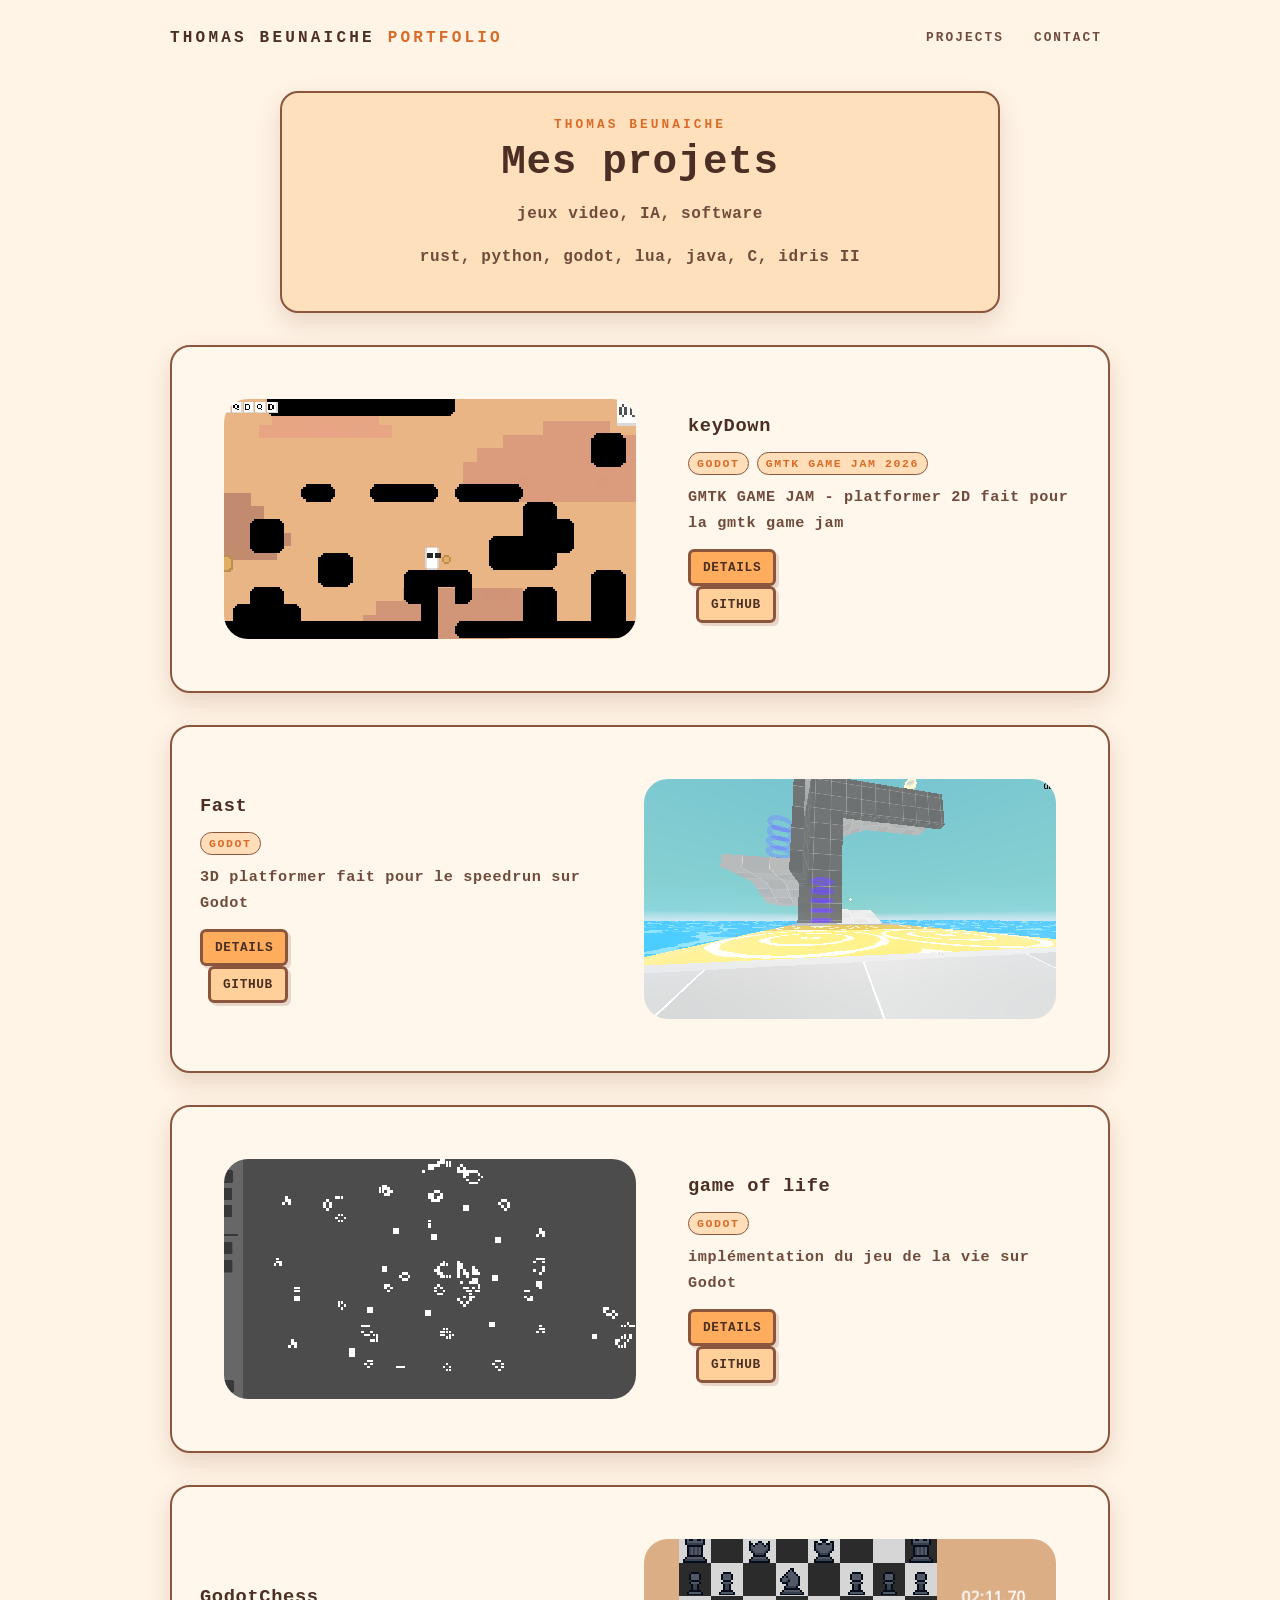
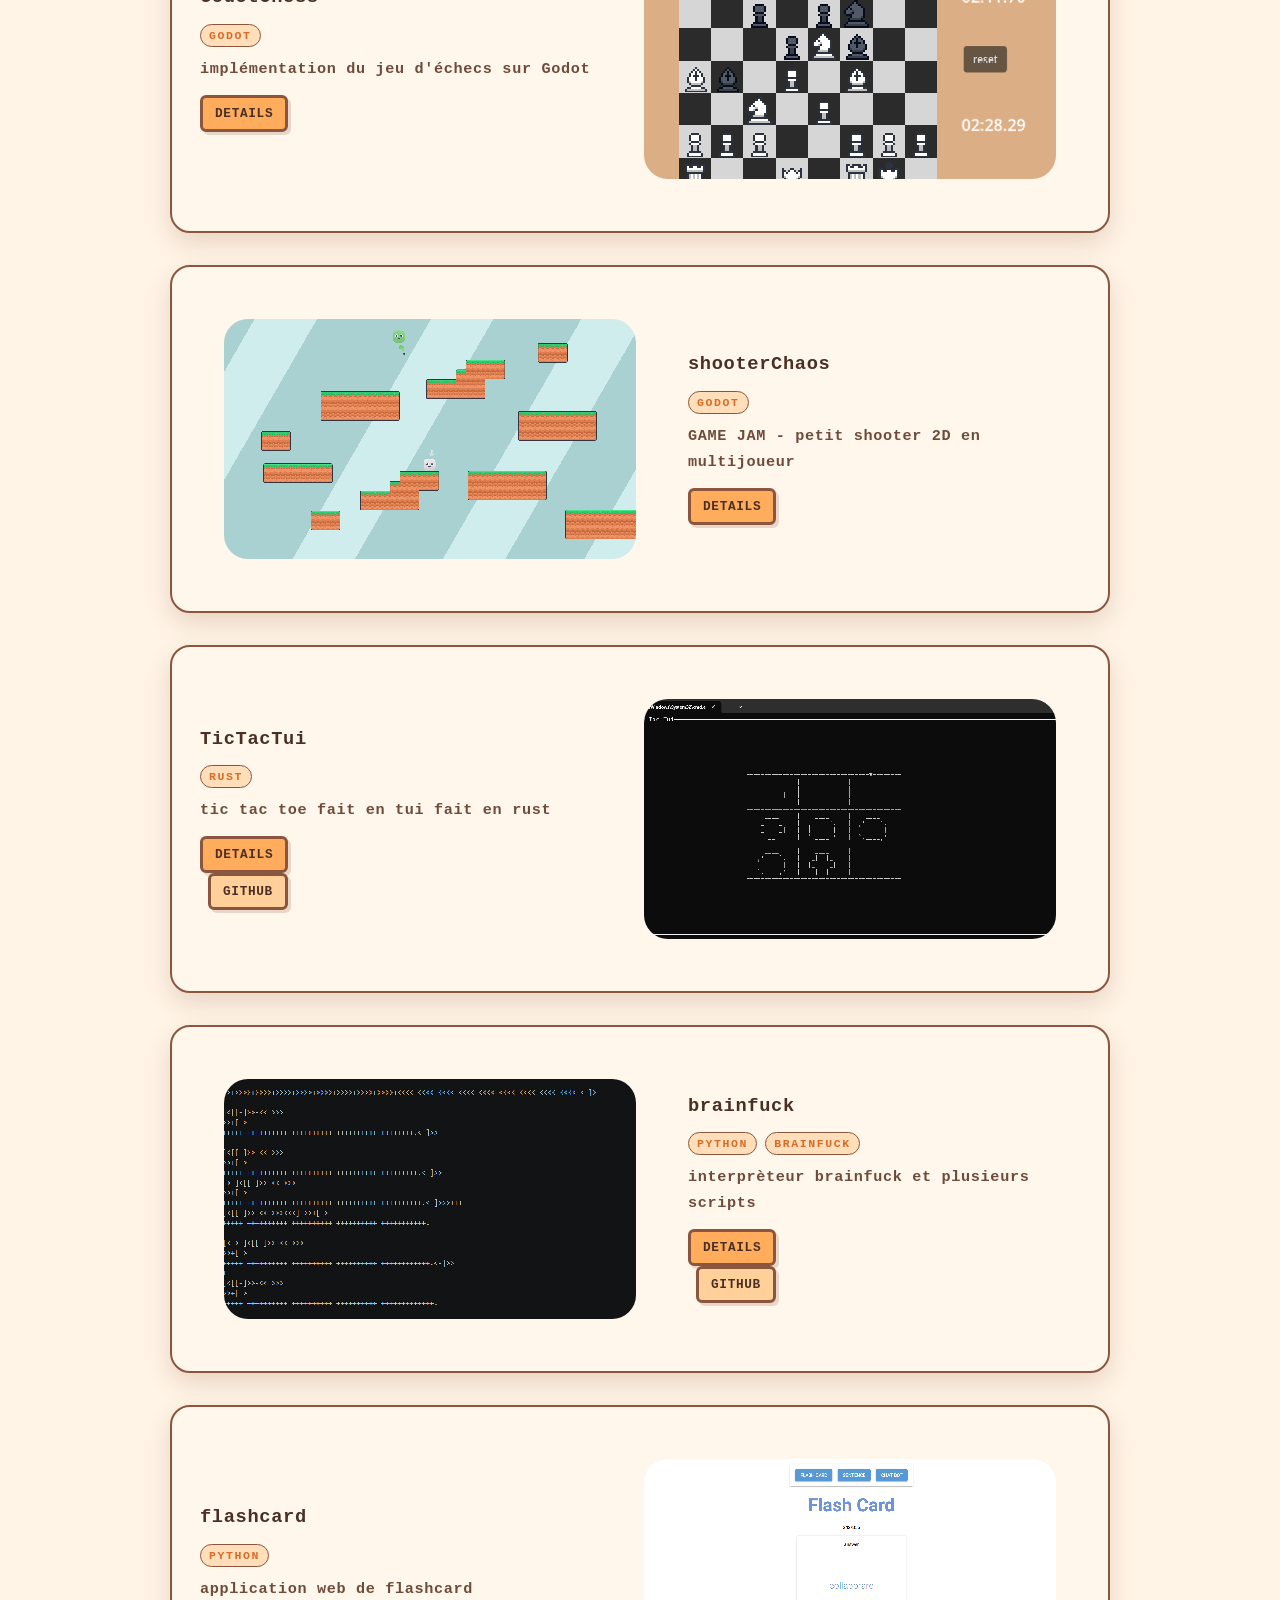
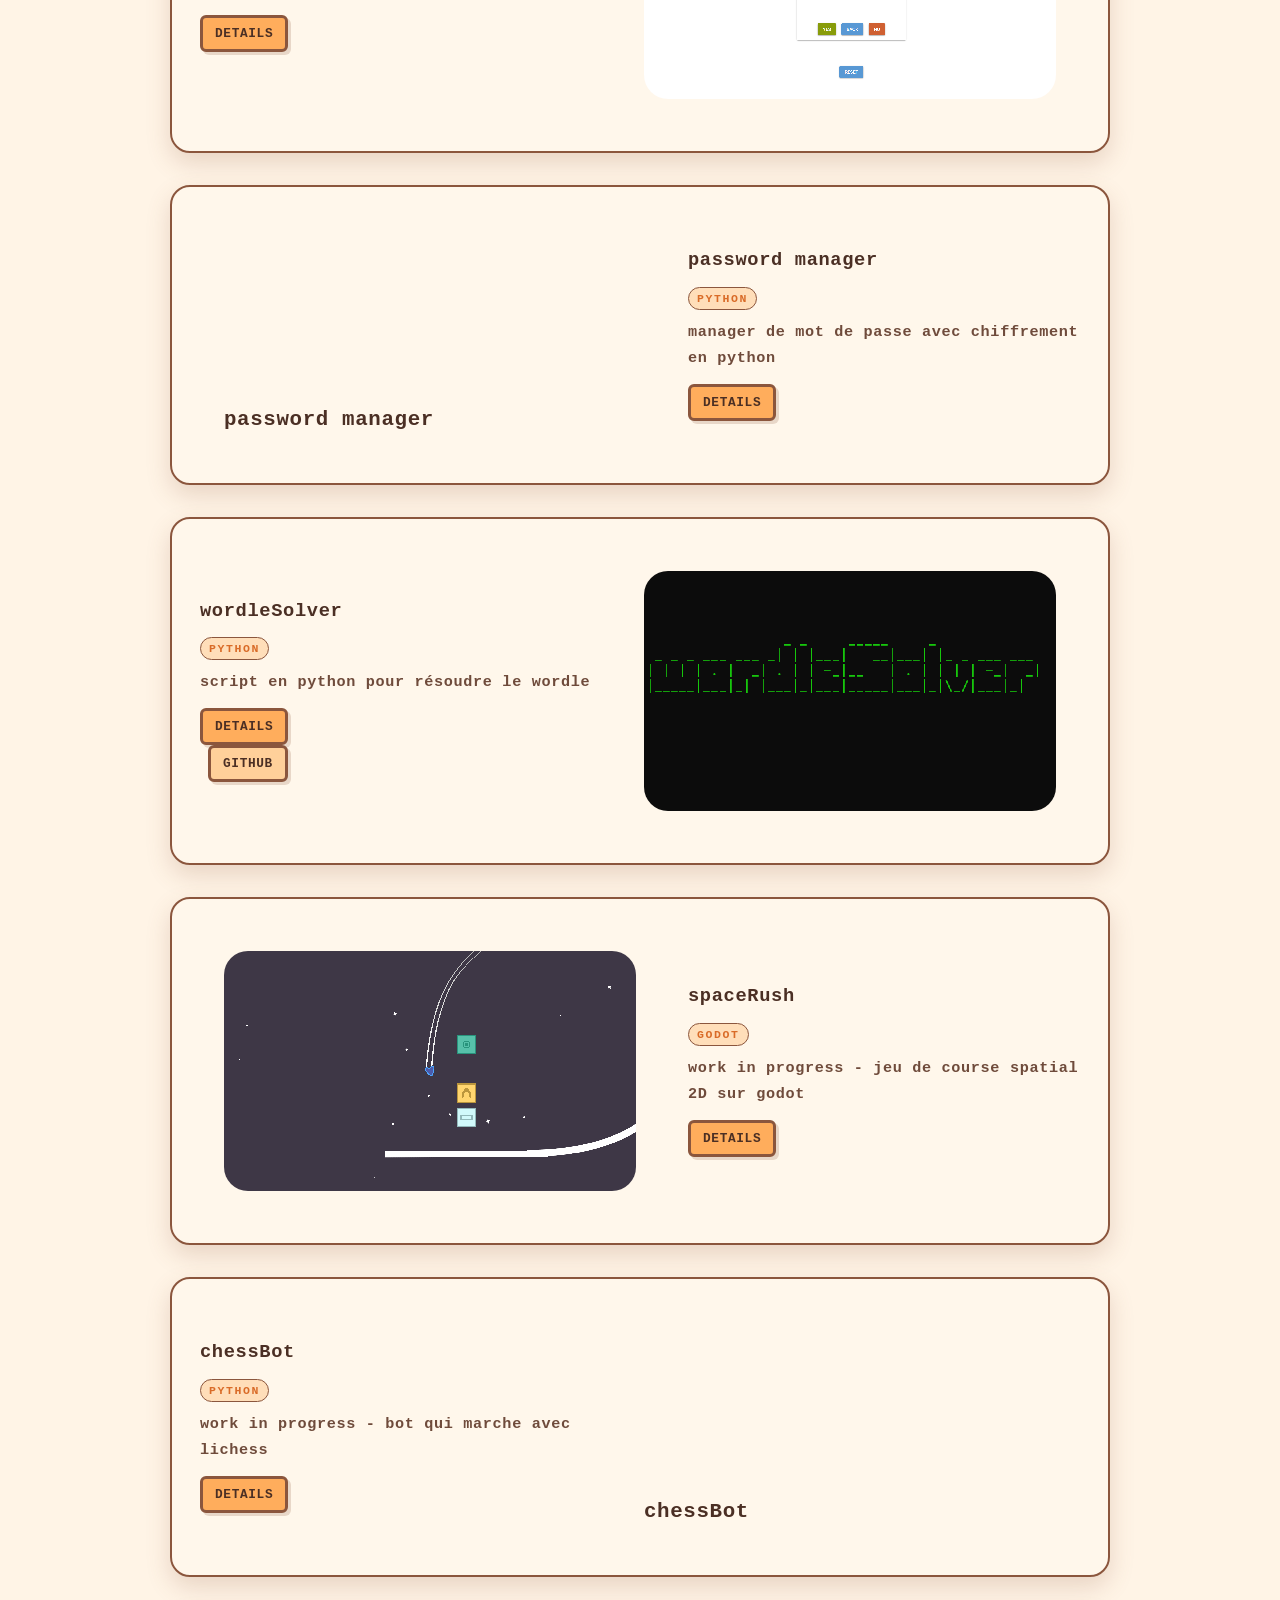
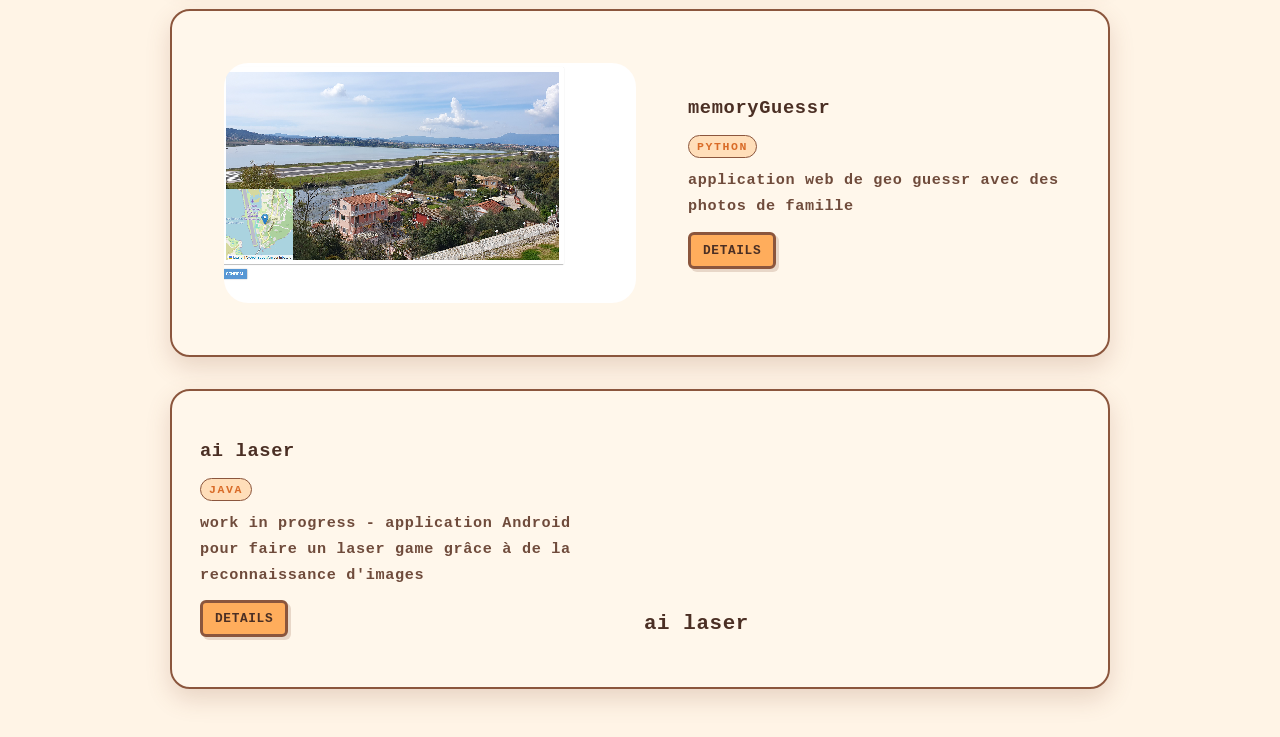
<file: index.html>
<!DOCTYPE html>
<html lang="en">
  <head>
    <meta charset="UTF-8" />
    <meta name="viewport" content="width=device-width, initial-scale=1.0" />
    <title>Thomas Beunaiche portfolio</title>
    <link rel="stylesheet" href="styles.css" />
  </head>
  <body>
    <div class="page-shell">
      <header class="topbar">
        <a class="brand" href="index.html">Thomas Beunaiche <span>Portfolio</span></a>
        <nav class="nav-links">
          <a href="index.html">Projects</a>
          <a href="contact.html">Contact</a>
        </nav>
      </header>

      <main class="center-stage">
        <section class="intro-panel">
          <p class="eyebrow">Thomas Beunaiche</p>
          <h1>Mes projets</h1>
          <p class="lead">
            jeux video, IA, software
          </p>
          <p class="lead">
            rust, python, godot, lua, java, C, idris II
          </p>
        </section>

        <section class="project-list" id="project-list" aria-label="Project showcase"></section>
      </main>
    </div>

    <script src="projects.js"></script>
    <script>
      const projectList = document.getElementById("project-list");

      function renderProjects(projects) {
        projectList.innerHTML = "";

        projects.forEach((project, index) => {
          const card = document.createElement("article");
          card.className = `project-card ${index % 2 === 0 ? "left" : "right"}`;

          const preview = document.createElement("div");
          preview.className = "project-preview";
          if (project.image) {
            const image = document.createElement("img");
            image.src = project.image;
            image.alt = `Preview of ${project.name}`;
            preview.appendChild(image);
          } else {
            preview.textContent = project.name;
          }

          const info = document.createElement("div");
          info.className = "project-info";
          info.innerHTML = `
            <h3>${project.name}</h3>
            <div class="project-tags">
              ${project.flags.map((flag) => `<span>${flag}</span>`).join("")}
              ${project.workInProgress ? "<span class=\"wip-tag\">WIP</span>" : ""}
            </div>
            <p>${project.shortDescription || (project.workInProgress ? "Work in progress." : "Project details available here.")}</p>
          `;

          const viewLink = document.createElement("a");
          viewLink.className = "button-link small";
          viewLink.href = `project.html?project=${project.slug}`;
          viewLink.textContent = "details";
          info.appendChild(viewLink);

          if (project.openSource) {
            const githubLink = document.createElement("a");
            githubLink.className = "button-link secondary small";
            githubLink.href = project.githubUrl;
            githubLink.target = "_blank";
            githubLink.rel = "noreferrer";
            githubLink.textContent = "GitHub";
            info.appendChild(githubLink);
          }

          card.appendChild(preview);
          card.appendChild(info);
          projectList.appendChild(card);
        });
      }

      loadProjects().then(renderProjects).catch((error) => {
        projectList.innerHTML = `<p class="load-error">${error.message}. Serve this folder with a local web server to load the project list.</p>`;
      });
    </script>
  </body>
</html>
</file>
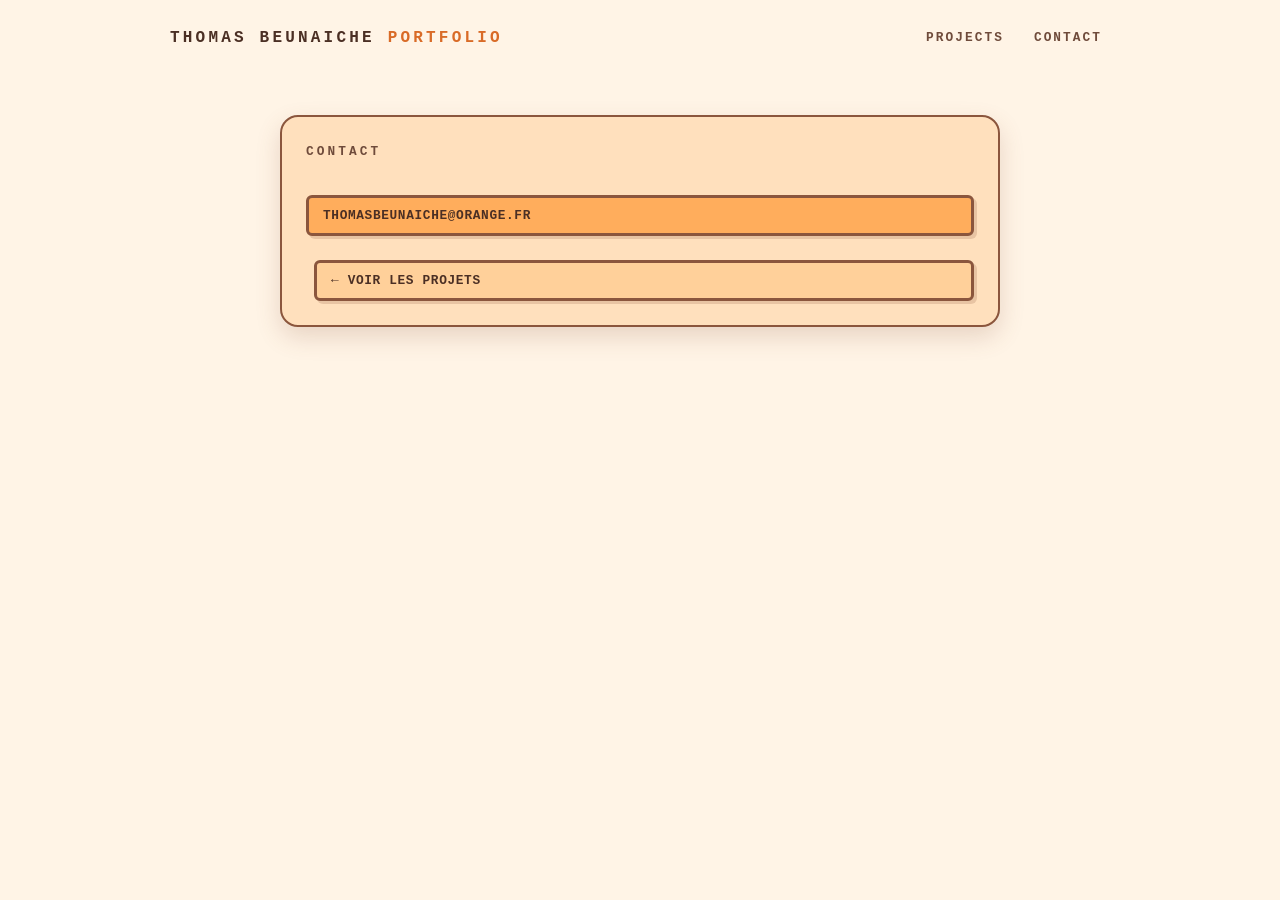
<file: contact.html>
<!DOCTYPE html>
<html lang="en">
  <head>
    <meta charset="UTF-8" />
    <meta name="viewport" content="width=device-width, initial-scale=1.0" />
    <title>Contact | Thomas Beunaiche Portfolio</title>
    <link rel="stylesheet" href="styles.css" />
  </head>
  <body>
    <div class="page-shell">
      <header class="topbar">
        <a class="brand" href="index.html">Thomas Beunaiche <span>portfolio</span></a>
        <nav class="nav-links">
          <a href="index.html">Projects</a>
          <a href="contact.html">Contact</a>
        </nav>
      </header>

      <main class="center-stage">
        <script>
        function copy_to_clipboard( text, id ) {
            navigator.clipboard.writeText(text);
            document.getElementById(id).innerHTML = "Copied to clipboard: " + text;
        };

        </script>
        <section class="content-panel contact-card">
          <p class="eyebrow">Contact</p>
          <!-- <h2>Let’s build something pixel-perfect.</h2>
          <p>Contact me for commissions, collaborations, or new ideas.</p> -->
          <a class="button-link" id="mail" onclick="copy_to_clipboard('thomasbeunaiche@orange.fr', 'mail')">thomasbeunaiche@orange.fr</a>
          <a class="button-link secondary" href="index.html">← voir les projets</a>
          </div>
        </section>
      </main>
    </div>
  </body>
</html>
</file>
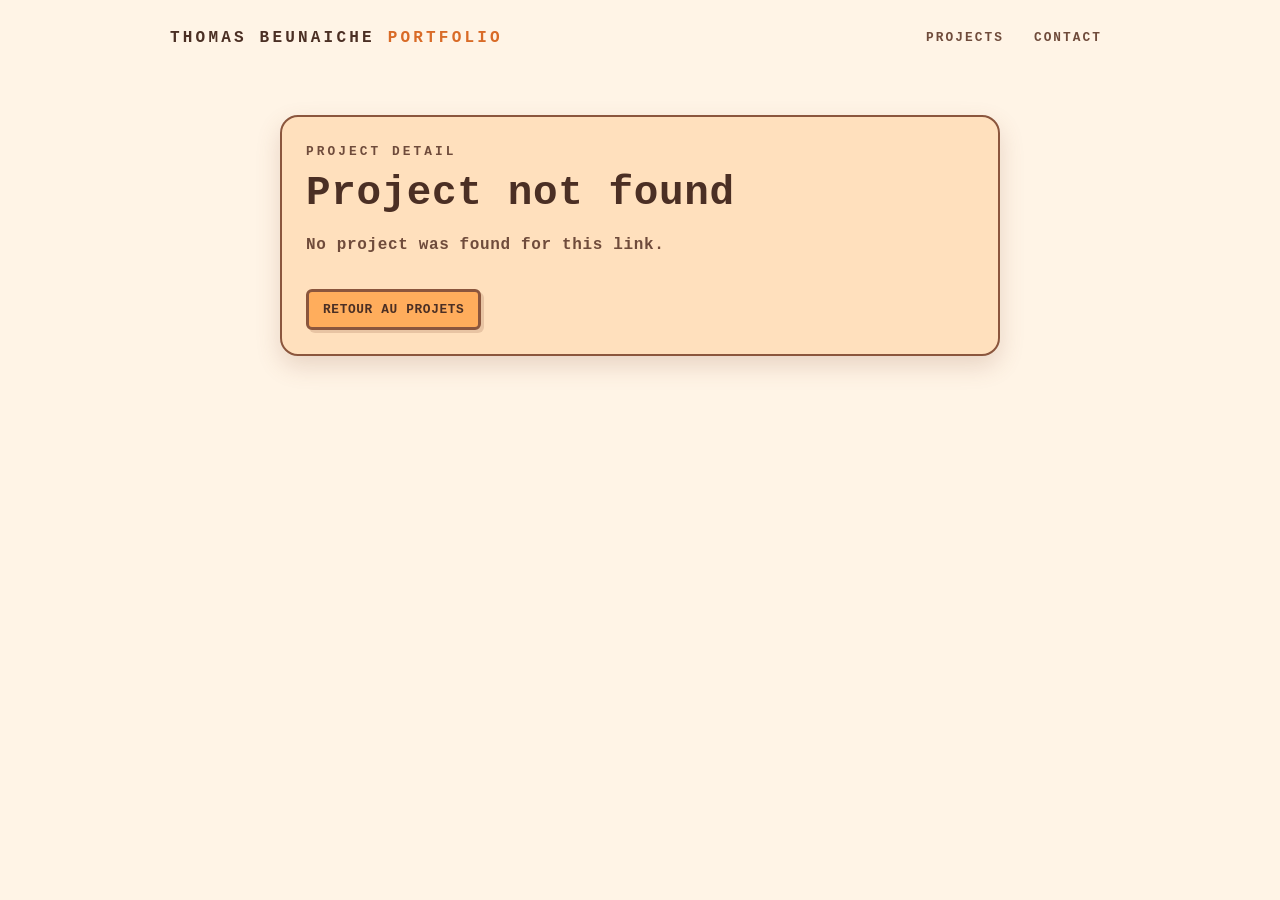
<file: project.html>
<!DOCTYPE html>
<html lang="en">
  <head>
    <meta charset="UTF-8" />
    <meta name="viewport" content="width=device-width, initial-scale=1.0" />
    <title>Thomas Beunaiche detail</title>
    <link rel="stylesheet" href="styles.css" />
  </head>
  <body>
    <div class="page-shell">
      <header class="topbar">
        <a class="brand" href="index.html">Thomas Beunaiche <span>Portfolio</span></a>
        <nav class="nav-links">
          <a href="index.html">Projects</a>
          <a href="contact.html">Contact</a>
        </nav>
      </header>

      <main class="center-stage">
        <section class="content-panel" id="project-detail">
          <p class="eyebrow">Project detail</p>
          <h1 id="project-title">Loading…</h1>
          <div id="project-content"></div>
          <a class="back-link" href="index.html">retour au projets</a>
        </section>
      </main>
    </div>

    <script src="projects.js"></script>
    <script>
      async function loadProject() {
        const projectTitle = document.getElementById("project-title");
        const projectContent = document.getElementById("project-content");
        const requestedSlug = new URLSearchParams(window.location.search).get("project") || "";

        try {
          const projects = await loadProjects();
          const project = projects.find((entry) => entry.slug === requestedSlug);

          if (!project) {
            projectTitle.textContent = "Project not found";
            projectContent.innerHTML = "<p>No project was found for this link.</p>";
            return;
          }

          document.title = `${project.name} | Thomas Beunaiche portfolio`;
          projectTitle.textContent = project.name;
          projectContent.innerHTML = `
            ${project.image
              ? `<img class="detail-image" src="${project.image}" alt="Preview of ${project.name}">`
              : `<div class="project-detail-preview">${project.name}</div>`}
            ${project.flags.length ? `<p>Langage: ${project.flags.join(", ")}</p>` : ""}
            ${project.longDescription ? `<p>${project.longDescription}</p>` : ""}
            ${project.workInProgress ? "<p class=\"wip-status\">Work in progress.</p>" : ""}
            ${project.openSource ? `<a class="button-link" href="${project.githubUrl}" target="_blank" rel="noreferrer">Ouvrir sur GitHub</a>` : ""}
          `;
        } catch (error) {
          projectTitle.textContent = "Projects unavailable";
          projectContent.innerHTML = `<p>${error.message}. Serve this folder with a local web server to load the project list.</p>`;
        }
      }

      loadProject();
    </script>
  </body>
</html>
</file>
<file: styles.css>
:root {
  --bg: #fff4e6;
  --panel: #ffe0bd;
  --panel-2: #ffd09a;
  --text: #4b2f24;
  --muted: #6f4b3b;
  --accent: #ffad5c;
  --accent-2: #d96b27;
  --border: #8b563d;
  --shadow: rgba(139, 86, 61, 0.2);
}

* {
  box-sizing: border-box;
}

body {
  margin: 0;
  font-family: "Courier New", Courier, monospace;
  font-weight: 700;
  letter-spacing: 0.04em;
  color: var(--text);
  background-color: var(--bg);
  background-size: cover;
}

body::before {
  content: "";
  position: fixed;
  inset: 0;
  pointer-events: none;
  background: none;
}

.page-shell {
  min-height: 100vh;
  max-width: 980px;
  margin: 0 auto;
  padding: 24px 20px 48px;
}

.topbar {
  display: flex;
  justify-content: space-between;
  align-items: center;
  padding-bottom: 28px;
}

.brand {
  color: var(--text);
  text-decoration: none;
  text-transform: uppercase;
  letter-spacing: 0.2em;
  font-weight: 700;
}

.brand span {
  color: var(--accent-2);
}

.nav-links {
  display: flex;
  gap: 14px;
}

.nav-links a {
  color: var(--muted);
  text-decoration: none;
  text-transform: uppercase;
  font-size: 0.8rem;
  letter-spacing: 0.16em;
  padding: 4px 6px;
  border: 2px solid transparent;
}

.nav-links a:hover {
  border-color: var(--accent-2);
  color: var(--accent-2);
}

.center-stage {
  display: flex;
  flex-direction: column;
  align-items: center;
  text-align: center;
  padding-top: 12px;
}

.intro-panel,
.content-panel {
  width: min(720px, 100%);
  padding: 24px;
  border: 2px solid var(--border);
  background: var(--panel);
  box-shadow: 0 10px 24px var(--shadow);
  border-radius: 18px;
}

.eyebrow {
  margin: 0 0 8px;
  color: var(--accent-2);
  text-transform: uppercase;
  font-size: 0.8rem;
  letter-spacing: 0.24em;
}

h1,
h2,
h3 {
  margin: 0 0 10px;
  line-height: 1.1;
}

h1 {
  font-size: clamp(1.8rem, 3.2vw, 2.8rem);
}

.lead,
.content-panel p,
.content-panel li {
  color: var(--muted);
  line-height: 1.7;
}

.project-list {
  display: flex;
  flex-direction: column;
  gap: 32px;
  width: min(1180px, 100%);
  margin-top: 32px;
}

.project-card {
  display: grid;
  grid-template-columns: minmax(320px, 460px) 1fr;
  gap: 28px;
  align-items: center;
  width: 100%;
  padding: 28px;
  border: 2px solid var(--border);
  background: rgba(255, 248, 238, 0.72);
  box-shadow: 0 10px 24px var(--shadow);
  border-radius: 20px;
}

.project-card.left {
  grid-template-columns: minmax(320px, 460px) 1fr;
}

.project-card.left .project-preview {
  order: 1;
}

.project-card.left .project-info {
  order: 2;
  text-align: left;
}

.project-card.right {
  grid-template-columns: 1fr minmax(320px, 460px);
}

.project-card.right .project-preview {
  order: 2;
}

.project-card.right .project-info {
  order: 1;
  text-align: left;
  align-items: flex-start;
}

.project-preview {
  display: block;
  width: 100%;
  min-height: 240px;
  padding: 24px;
  overflow: hidden;
  border-radius: 24px;
  background: transparent;
  color: var(--text);
  font-size: 1.3rem;
  overflow-wrap: anywhere;
  display: flex;
  align-items: flex-end;
}

.project-preview a {
  display: block;
  width: 100%;
  overflow: hidden;
  border-radius: 24px;
}

.project-preview img {
  display: block;
  width: 100%;
  height: 240px;
  object-fit: cover;
  margin: 0;
  padding: 0;
  border: 0;
  background: transparent;
  image-rendering: pixelated;
  border-radius: 24px;
  -webkit-border-radius: 24px;
  -moz-border-radius: 24px;
}

.detail-image {
  display: block;
  width: min(100%, 520px);
  max-width: 100%;
  max-height: 360px;
  height: auto;
  margin: 12px auto 18px;
  object-fit: contain;
  border: 0;
  background: transparent;
  image-rendering: pixelated;
  border-radius: 20px;
}

.project-info {
  text-align: left;
  display: flex;
  flex-direction: column;
  align-items: flex-start;
}

.project-info h3 {
  margin-bottom: 8px;
}

.project-info p {
  margin: 0 0 12px;
  color: var(--muted);
  line-height: 1.7;
  font-size: 0.95rem;
  text-align: left;
  width: 100%;
}

.project-tags {
  display: flex;
  flex-wrap: wrap;
  gap: 8px;
  margin: 8px 0 10px;
}

.project-tags span {
  display: inline-block;
  padding: 4px 8px;
  border: 1px solid var(--border);
  background: rgba(255, 205, 151, 0.58);
  color: var(--accent-2);
  font-size: 0.72rem;
  letter-spacing: 0.14em;
  text-transform: uppercase;
  border-radius: 999px;
}

.project-tags .wip-tag,
.wip-status {
  color: #8a4b00;
}

.project-detail-preview {
  display: flex;
  align-items: flex-end;
  min-height: 220px;
  margin: 12px 0 18px;
  padding: 24px;
  background: transparent;
  color: var(--text);
  font-size: 1.5rem;
  overflow-wrap: anywhere;
  border-radius: 20px;
}

.load-error {
  width: 100%;
  padding: 24px;
  border: 2px solid var(--border);
  background: var(--panel);
}

.content-panel {
  margin-top: 24px;
  text-align: left;
}

.back-link,
.button-link {
  display: inline-block;
  margin-top: 14px;
  padding: 10px 14px;
  border: 3px solid var(--border);
  background: var(--accent);
  color: var(--text);
  text-decoration: none;
  box-shadow: 3px 3px 0 var(--shadow);
  text-transform: uppercase;
  font-size: 0.8rem;
  border-radius: 6px;
  transition: transform 120ms ease, background 120ms ease, box-shadow 120ms ease;
}

.back-link:hover,
.button-link:hover {
  transform: translate(-2px, -2px);
  background: #ffc078;
  box-shadow: 5px 5px 0 var(--shadow);
}

.back-link:active,
.button-link:active {
  transform: translate(2px, 2px);
  background: #ff9d45;
  box-shadow: 1px 1px 0 var(--shadow);
}

.button-link.secondary {
  background: var(--panel-2);
  margin-left: 8px;
}

.button-link.small {
  padding: 8px 12px;
  margin-top: 0;
}

.info-list {
  padding-left: 18px;
}

.gallery-shell {
  width: min(940px, 100%);
  margin-top: 24px;
  padding: 22px 24px 24px;
  border: 2px solid var(--border);
  background: rgba(255,255,255,0.38);
  box-shadow: 0 10px 24px var(--shadow);
  text-align: left;
  border-radius: 18px;
}

.gallery-shell h3 {
  margin-bottom: 8px;
}

.gallery-shell p {
  margin: 0 0 14px;
  color: var(--muted);
  line-height: 1.7;
}

.gallery-grid {
  display: grid;
  grid-template-columns: repeat(3, minmax(0, 1fr));
  gap: 18px;
  margin: 0;
}

.gallery-grid img {
  display: block;
  width: 100%;
  height: 260px;
  object-fit: cover;
  border: 2px solid var(--border);
  background: var(--panel-2);
  image-rendering: pixelated;
  box-shadow: 0 8px 16px var(--shadow);
  border-radius: 14px;
}

.actions-row {
  display: flex;
  flex-wrap: wrap;
  gap: 10px;
  margin-top: 16px;
}

.contact-card {
  display: flex;
  flex-direction: column;
  gap: 10px;
}

@media (max-width: 560px) {
  .topbar {
    flex-direction: column;
    gap: 10px;
    align-items: flex-start;
  }

  .project-card,
  .project-card.left,
  .project-card.right {
    grid-template-columns: 1fr;
    padding: 20px;
  }

  .project-card.left .project-preview,
  .project-card.left .project-info,
  .project-card.right .project-preview,
  .project-card.right .project-info {
    order: initial;
  }

  .project-card.right .project-info {
    text-align: left;
  }

  .project-preview img {
    height: 200px;
  }

  .detail-image {
    max-height: 260px;
  }

  .gallery-shell {
    padding: 18px;
  }

  .gallery-grid {
    grid-template-columns: 1fr;
  }

  .gallery-grid img {
    height: 220px;
  }

  .button-link.secondary {
    margin-left: 0;
    margin-top: 10px;
  }
}
</file>
